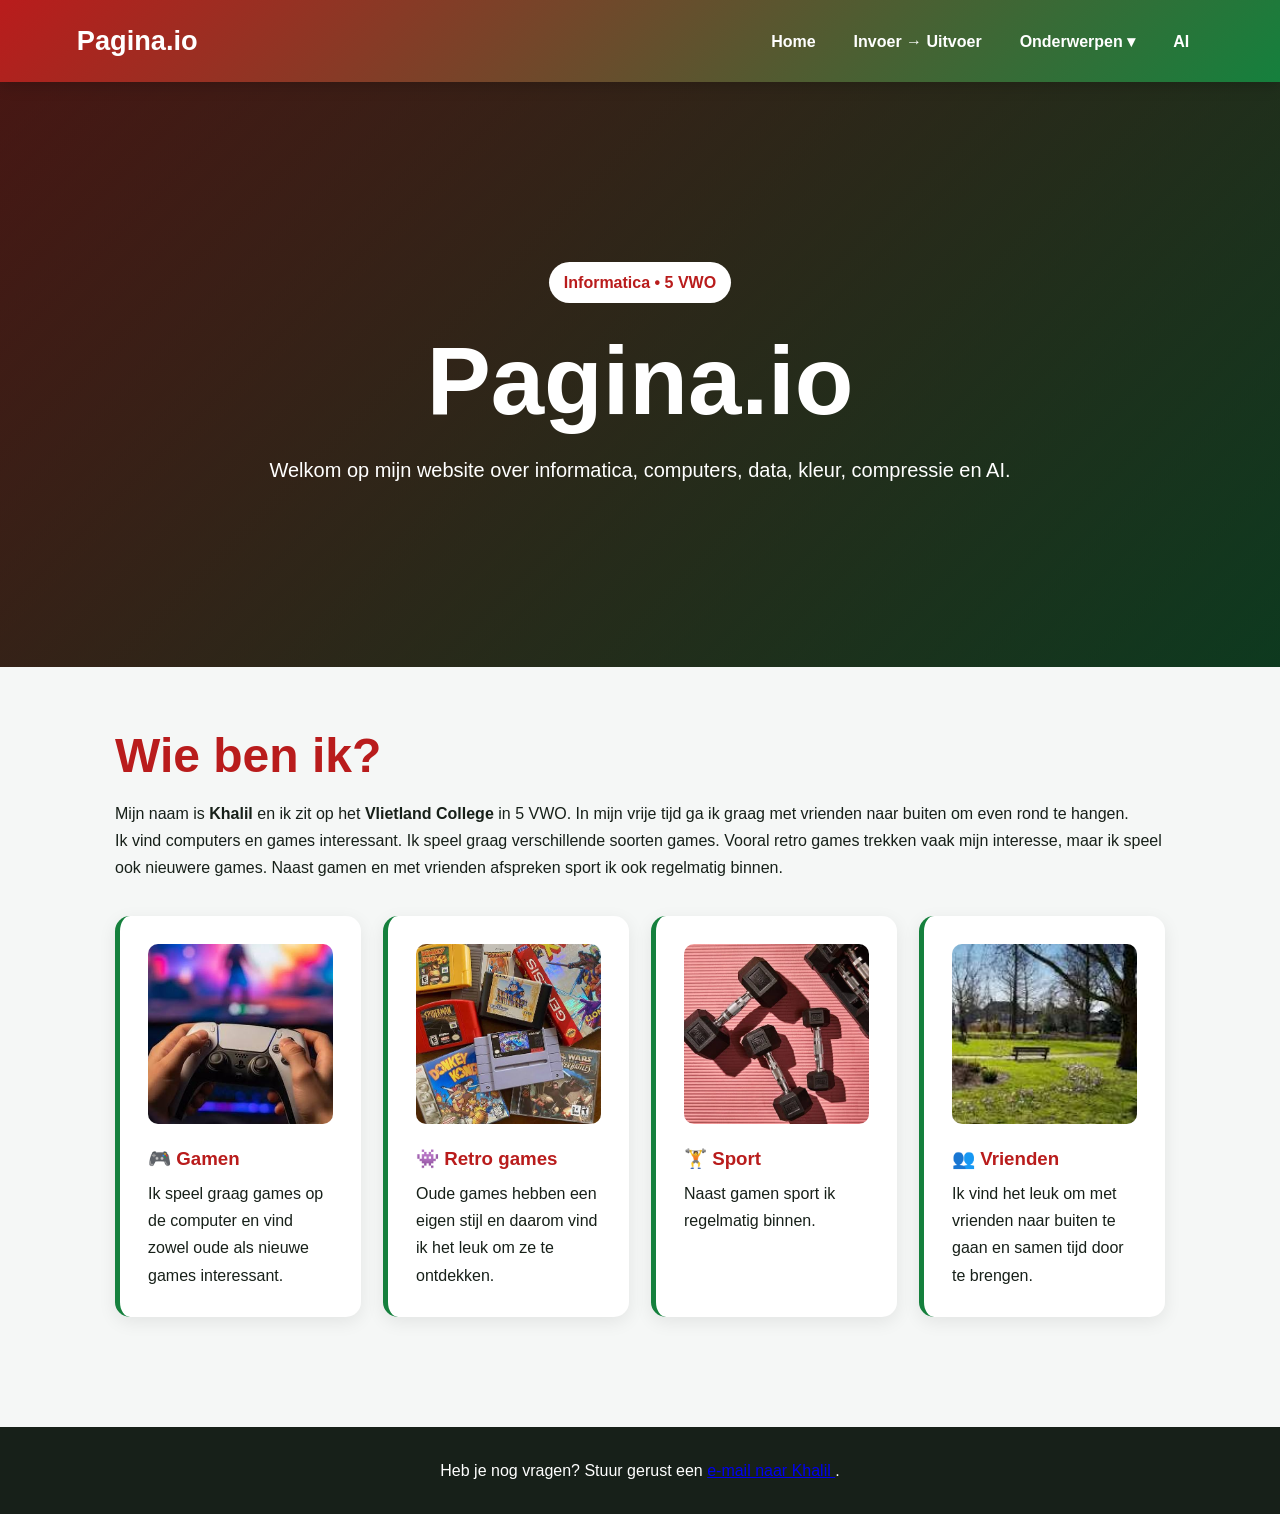
<file: index.html>
<!DOCTYPE html>
<html lang="nl">

<head>
    <meta charset="UTF-8">
    <meta name="viewport" content="width=device-width, initial-scale=1.0">

    <!-- Titel die in het browsertabblad verschijnt -->
    <title>Pagina.io | Home</title>

    <!-- Het externe CSS-bestand zorgt voor alle opmaak -->
    <link rel="stylesheet" href="style.css">
</head>

<body>

<header>
    <nav class="navbar">

        <!-- Logo / naam van de website -->
        <a href="index.html" class="logo">Pagina.io</a>

        <!-- Navigatiemenu -->
        <ul class="nav-links">

            <li><a href="index.html">Home</a></li>

            <li><a href="ivo.html">Invoer → Uitvoer</a></li>

            <!-- Dropdownmenu -->
            <li class="dropdown">
                <button class="dropbtn">Onderwerpen ▾</button>

                <div class="dropdown-content">
                    <a href="binair.html">Binair stelsel</a>
                    <a href="kleurmodellen.html">Kleurmodellen</a>
                    <a href="compressie.html">Compressie</a>
                </div>
            </li>

            <li><a href="ai.html">AI</a></li>

        </ul>
    </nav>
</header>


<!-- Grote introductie -->
<section class="hero">

    <div class="hero-content">

        <span class="badge">Informatica • 5 VWO</span>

        <h1>Pagina.io</h1>

        <p>
            Welkom op mijn website over informatica,
            computers, data, kleur, compressie en AI.
        </p>

    </div>

</section>


<main class="container">

    <h2 class="page-title">Wie ben ik?</h2>

    <p>
        Mijn naam is <strong>Khalil</strong> en ik zit op het
        <strong>Vlietland College</strong> in 5 VWO.
        In mijn vrije tijd ga ik graag met vrienden naar buiten
        om even rond te hangen.
    </p>

    <p>
        Ik vind computers en games interessant. Ik speel graag
        verschillende soorten games. Vooral retro games trekken
        vaak mijn interesse, maar ik speel ook nieuwere games.
        Naast gamen en met vrienden afspreken sport ik ook
        regelmatig binnen.
    </p>


    <div class="cards">

        <div class="card">
            <img src="images/gamen.jpg" alt="Gamen">
            <h3>🎮 Gamen</h3>
            <p>
                Ik speel graag games op de computer en vind
                zowel oude als nieuwe games interessant.
            </p>
        </div>

        <div class="card">
            <img src="images/retro.jpg" alt="Retro games">
            <h3>👾 Retro games</h3>
            <p>
                Oude games hebben een eigen stijl en daarom
                vind ik het leuk om ze te ontdekken.
            </p>
        </div>

        <div class="card">
            <img src="images/sport.jpg" alt="Sport">
            <h3>🏋️ Sport</h3>
            <p>
                Naast gamen sport ik regelmatig binnen.
            </p>
        </div>

        <div class="card">
             <img src="images/vrienden.jpg" alt="Vrienden">
            <h3>👥 Vrienden</h3>
            <p>
                Ik vind het leuk om met vrienden naar buiten
                te gaan en samen tijd door te brengen.
            </p>
        </div>

    </div>

</main>


<footer>

    <p>
        Heb je nog vragen? Stuur gerust een
        <a href="mailto:khalil.boufares@vlietlandcollege.nl">
            e-mail naar Khalil
        </a>.
    </p>
</footer>

</body>
</html>
</file>
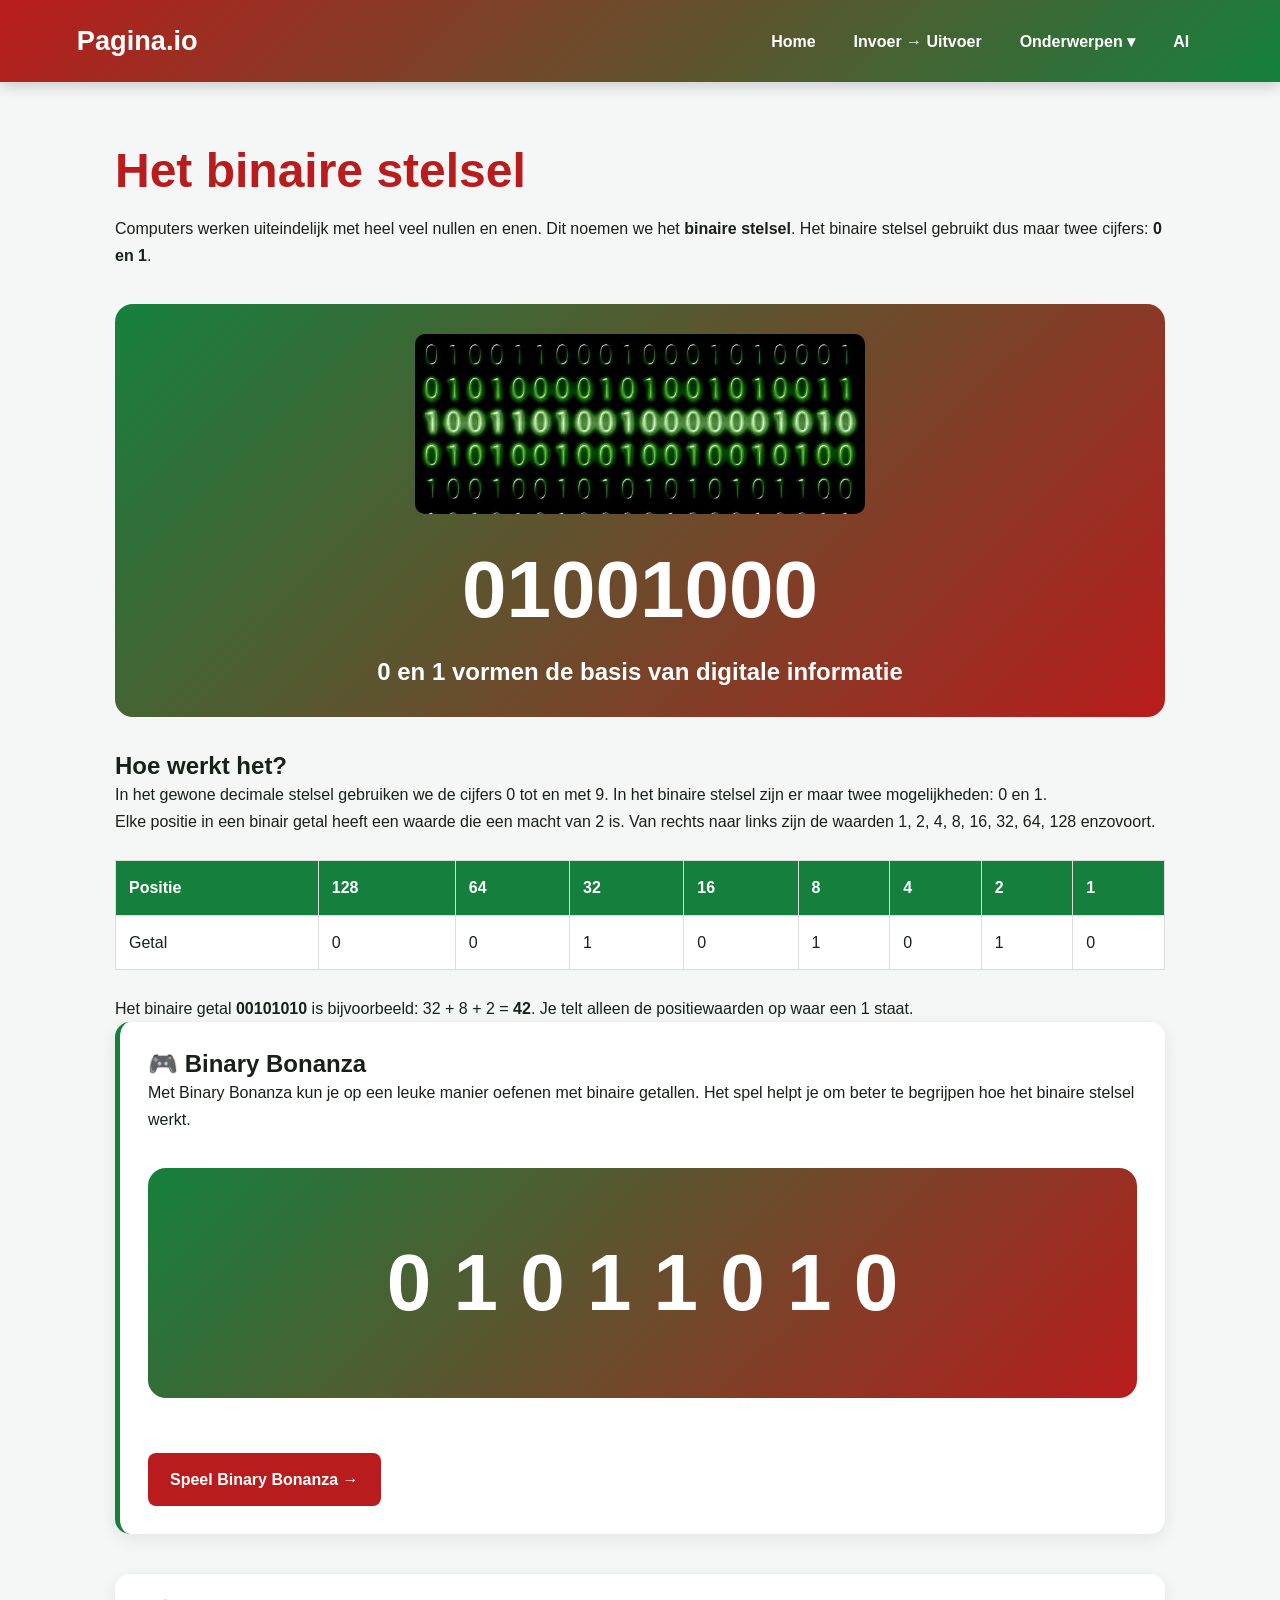
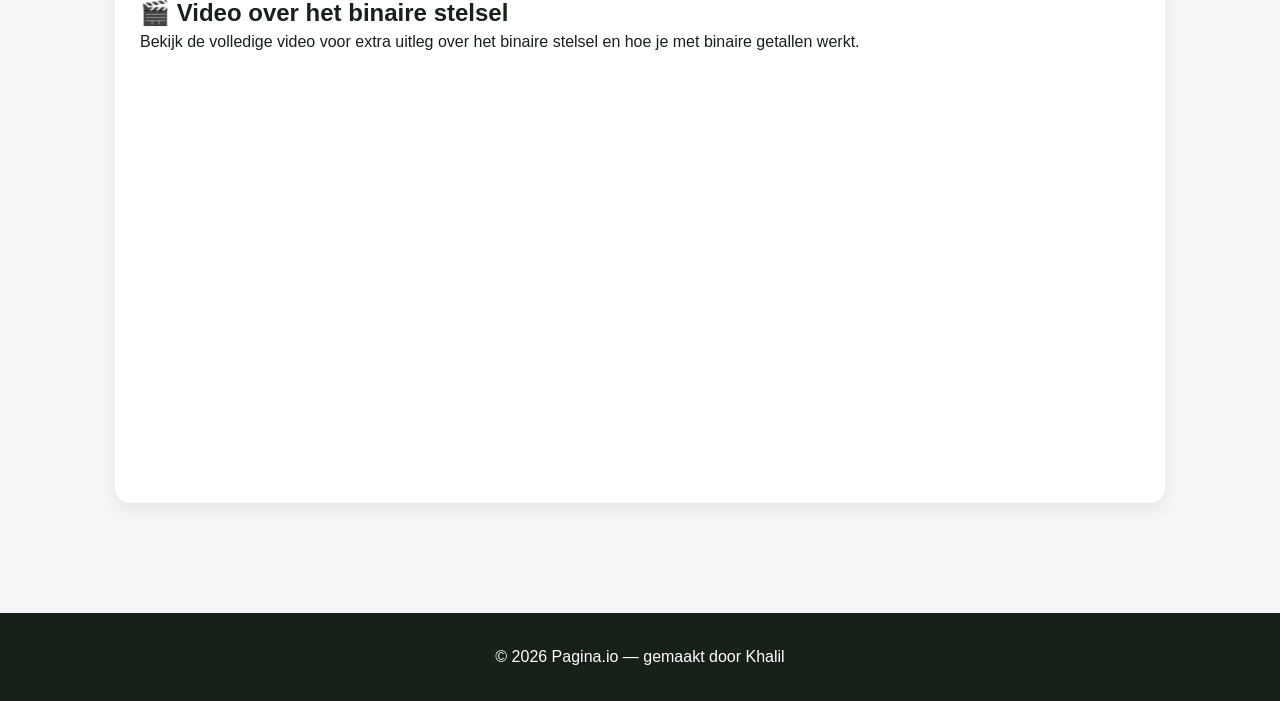
<file: binair.html>
<!DOCTYPE html>
<!-- Geeft aan dat dit een HTML5-document is -->
<html lang="nl">
<!-- Geeft aan dat de taal van de website Nederlands is -->

<head>
    <!-- Stelt de tekencodering in voor speciale tekens -->
    <meta charset="UTF-8">

    <!-- Zorgt ervoor dat de website zich aanpast aan de schermgrootte -->
    <meta name="viewport" content="width=device-width, initial-scale=1.0">

    <!-- Bepaalt de titel die in het browsertabblad verschijnt -->
    <title>Pagina.io | Binair stelsel</title>

    <!-- Koppelt het HTML-bestand aan het CSS-bestand -->
    <link rel="stylesheet" href="style.css">
</head>

<body>
    <!-- Bevat de navigatiebalk bovenaan de website -->
    <header>
        <nav class="navbar">
            <!-- Logo dat naar de homepage verwijst -->
            <a href="index.html" class="logo">Pagina.io</a>

            <!-- Bevat de links naar de verschillende pagina's -->
            <ul class="nav-links">
                <!-- Link naar de homepage -->
                <li><a href="index.html">Home</a></li>

                <!-- Link naar de pagina over invoer en uitvoer -->
                <li><a href="ivo.html">Invoer → Uitvoer</a></li>

                <!-- Bevat het uitklapmenu met onderwerpen -->
                <li class="dropdown">
                    <!-- Knop om het uitklapmenu te openen -->
                    <button class="dropbtn">Onderwerpen ▾</button>

                    <!-- Bevat de links in het uitklapmenu -->
                    <div class="dropdown-content">
                        <a href="binair.html">Binair stelsel</a>
                        <a href="kleurmodellen.html">Kleurmodellen</a>
                        <a href="compressie.html">Compressie</a>
                    </div>
                </li>

                <!-- Link naar de pagina over kunstmatige intelligentie -->
                <li><a href="ai.html">AI</a></li>
            </ul>
        </nav>
    </header>

    <!-- Bevat de hoofdinhoud van de pagina -->
    <main class="container">
        <!-- Hoofdtitel van de pagina -->
        <h1 class="page-title">Het binaire stelsel</h1>

        <!-- Introductie over het binaire stelsel -->
        <p>
            Computers werken uiteindelijk met heel veel nullen en enen. Dit noemen we het <strong>binaire stelsel</strong>. Het binaire stelsel gebruikt dus maar twee cijfers: <strong>0 en 1</strong>.
        </p>

        <!-- Afbeelding met uitleg direct eronder -->
        <div class="visual">
            <div>
                <!-- Afbeelding van het binaire stelsel -->
                <img src="images/binary.jpg" alt="Afbeelding van het binaire stelsel" style="width: 100%; max-width: 450px; height: 180px; object-fit: cover; border-radius: 10px;">

                <!-- Voorbeeld van een binair getal -->
                <div class="big-symbol">01001000</div>

                <!-- Uitleg direct onder het plaatje -->
                <h2>0 en 1 vormen de basis van digitale informatie</h2>
            </div>
        </div>

        <!-- Uitleg over de werking van het binaire stelsel -->
        <h2>Hoe werkt het?</h2>

        <p>
            In het gewone decimale stelsel gebruiken we de cijfers 0 tot en met 9. In het binaire stelsel zijn er maar twee mogelijkheden: 0 en 1.
        </p>

        <p>
            Elke positie in een binair getal heeft een waarde die een macht van 2 is. Van rechts naar links zijn de waarden 1, 2, 4, 8, 16, 32, 64, 128 enzovoort.
        </p>

        <!-- Tabel met positiewaarden en binaire cijfers -->
        <table>
            <tr>
                <th>Positie</th>
                <th>128</th>
                <th>64</th>
                <th>32</th>
                <th>16</th>
                <th>8</th>
                <th>4</th>
                <th>2</th>
                <th>1</th>
            </tr>
            <tr>
                <td>Getal</td>
                <td>0</td>
                <td>0</td>
                <td>1</td>
                <td>0</td>
                <td>1</td>
                <td>0</td>
                <td>1</td>
                <td>0</td>
            </tr>
        </table>

        <!-- Voorbeeld van het omrekenen naar een decimaal getal -->
        <p>
            Het binaire getal <strong>00101010</strong> is bijvoorbeeld: 32 + 8 + 2 = <strong>42</strong>. Je telt alleen de positiewaarden op waar een 1 staat.
        </p>

        <!-- Kaart met het oefenspel Binary Bonanza -->
        <div class="card">
            <h2>🎮 Binary Bonanza</h2>

            <p>
                Met Binary Bonanza kun je op een leuke manier oefenen met binaire getallen. Het spel helpt je om beter te begrijpen hoe het binaire stelsel werkt.
            </p>

            <!-- Visueel voorbeeld met binaire cijfers -->
            <div class="visual">
                <div class="big-symbol">0 1 0 1 1 0 1 0</div>
            </div>

            <!-- Link naar het oefenspel -->
            <a class="button" href="https://games.penjee.com/binary-bonanza/" target="_blank" rel="noopener noreferrer">
                Speel Binary Bonanza →
            </a>
        </div>

        <!-- Gedeelte met de uitlegvideo -->
        <div class="video-box">
            <h2>🎬 Video over het binaire stelsel</h2>

            <p>
                Bekijk de volledige video voor extra uitleg over het binaire stelsel en hoe je met binaire getallen werkt.
            </p>

            <!-- Ingesloten YouTube-video -->
            <iframe src="https://www.youtube.com/embed/OpaB2SaNIyA" title="Uitleg over het binaire stelsel" allow="accelerometer; clipboard-write; encrypted-media; gyroscope; picture-in-picture; web-share" referrerpolicy="strict-origin-when-cross-origin" allowfullscreen>
            </iframe>
        </div>
    </main>

    <!-- Onderkant van de website -->
    <footer>
        <p>© 2026 Pagina.io — gemaakt door Khalil</p>
    </footer>
</body>
</html>
</file>
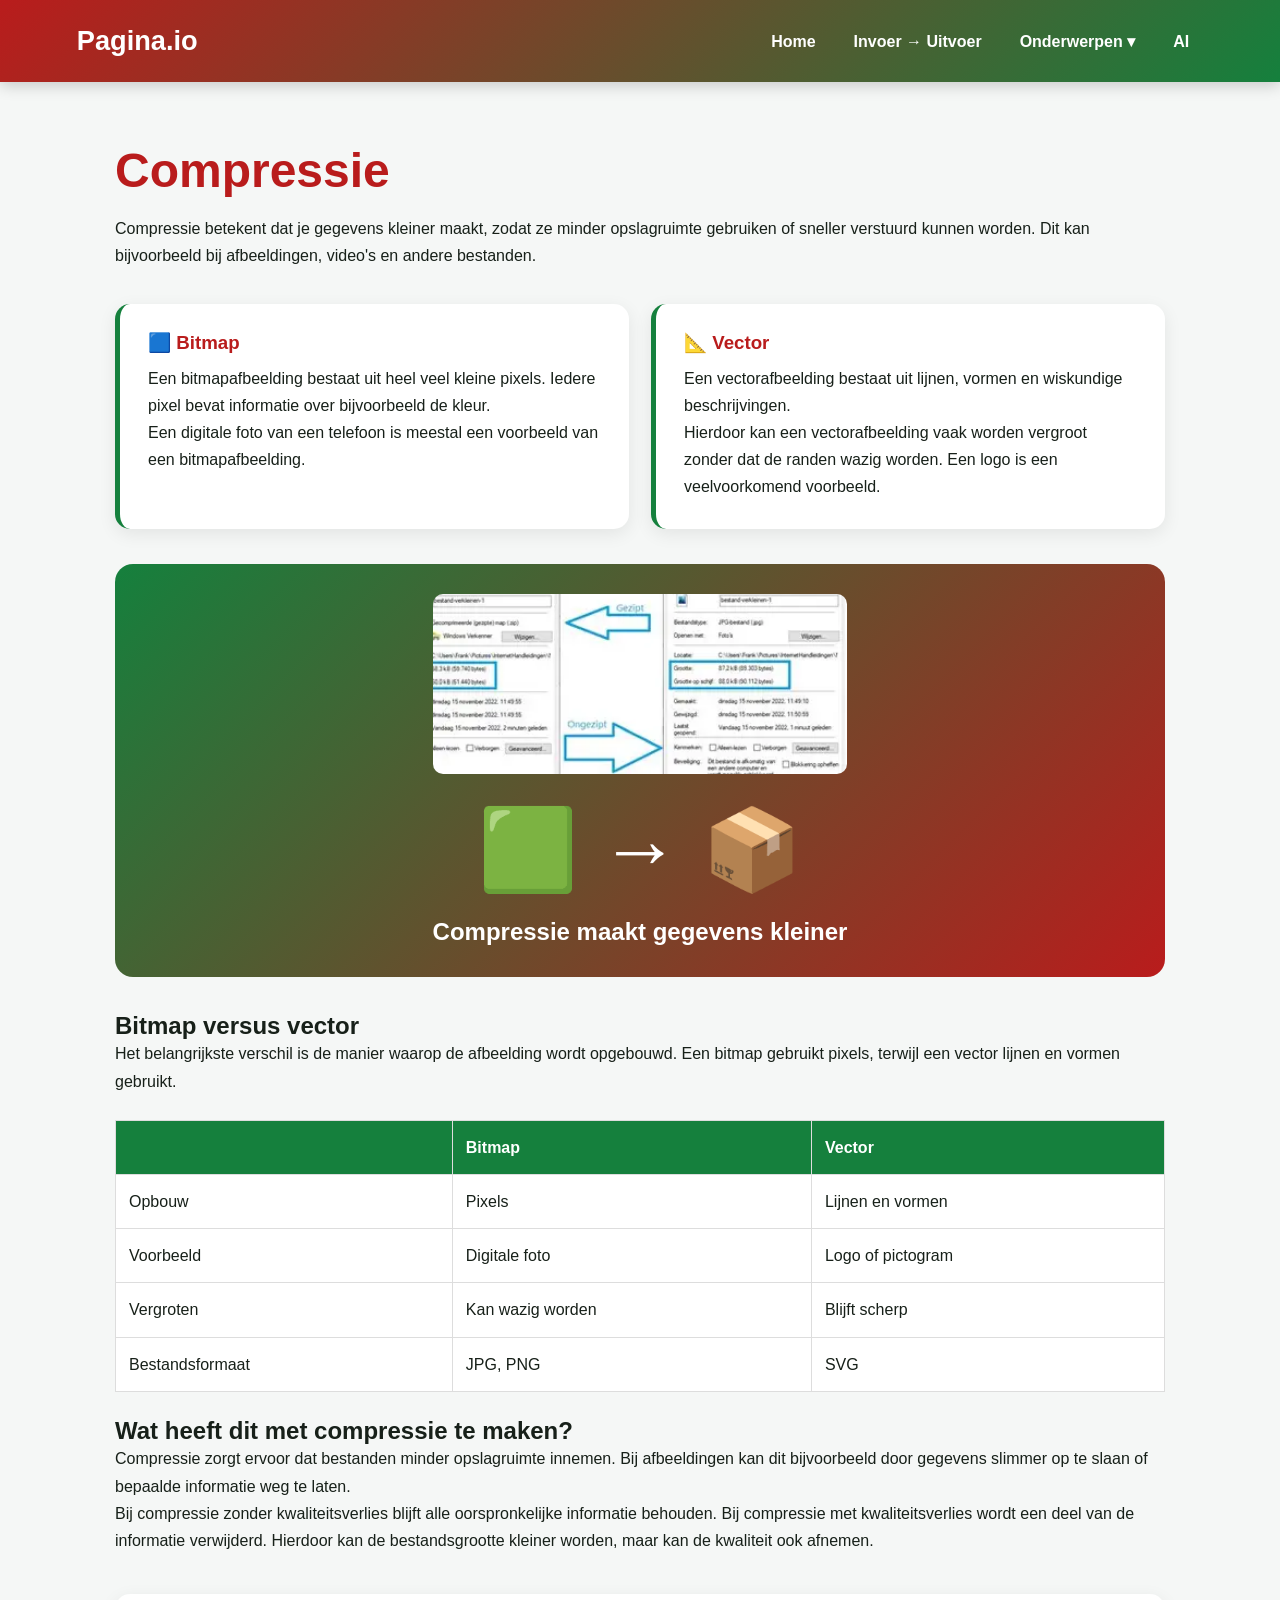
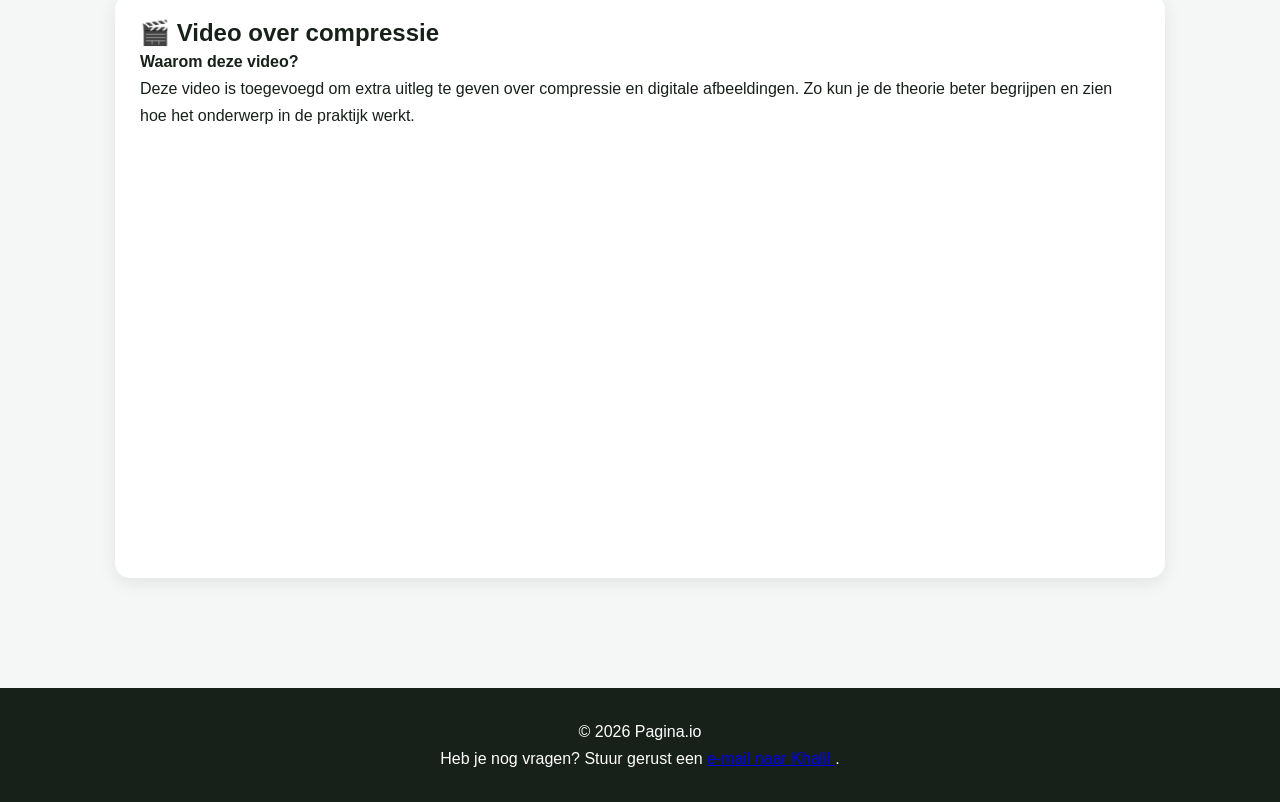
<file: compressie.html>
<!DOCTYPE html>
<html lang="nl">

<head>
    <!-- Stelt de tekencodering in, zodat speciale tekens goed worden weergegeven -->
    <meta charset="UTF-8">

    <!-- Zorgt ervoor dat de website zich aanpast aan de breedte van het scherm -->
    <meta name="viewport" content="width=device-width, initial-scale=1.0">

    <!-- Bepaalt de titel die in het browsertabblad wordt weergegeven -->
    <title>Pagina.io | Compressie</title>

    <!-- Koppelt het HTML-bestand aan het stylesheet voor de vormgeving -->
    <link rel="stylesheet" href="style.css">
</head>

<body>

<!-- De header bevat het navigatiemenu bovenaan de website -->
<header>
    <nav class="navbar">
        <!-- Het logo brengt bezoekers terug naar de homepage -->
        <a href="index.html" class="logo">Pagina.io</a>

        <!-- Bevat de navigatielinks naar de verschillende pagina's -->
        <ul class="nav-links">
            <li><a href="index.html">Home</a></li>
            <li><a href="ivo.html">Invoer → Uitvoer</a></li>

            <!-- Dit onderdeel bevat het uitklapmenu met onderwerpen -->
            <li class="dropdown">
                <!-- De knop voor het uitklapmenu -->
                <button class="dropbtn">Onderwerpen ▾</button>

                <!-- De links die in het uitklapmenu verschijnen -->
                <div class="dropdown-content">
                    <a href="binair.html">Binair stelsel</a>
                    <a href="kleurmodellen.html">Kleurmodellen</a>
                    <a href="compressie.html">Compressie</a>
                </div>
            </li>

            <!-- Link naar de pagina over kunstmatige intelligentie -->
            <li><a href="ai.html">AI</a></li>
        </ul>
    </nav>
</header>

<!-- Het main-element bevat de belangrijkste inhoud van de pagina -->
<main class="container">

    <!-- De hoofdtitel van de pagina -->
    <h1 class="page-title">Compressie</h1>

    <!-- Introductie: legt uit wat compressie is en waarvoor het wordt gebruikt -->
    <p>
        Compressie betekent dat je gegevens kleiner maakt,
        zodat ze minder opslagruimte gebruiken of sneller
        verstuurd kunnen worden. Dit kan bijvoorbeeld bij
        afbeeldingen, video's en andere bestanden.
    </p>

    <!-- De cards-container groepeert de informatiekaarten -->
    <div class="cards">

        <!-- Eerste kaart: uitleg over bitmapafbeeldingen -->
        <div class="card">
            <h3>🟦 Bitmap</h3>

            <p>
                Een bitmapafbeelding bestaat uit heel veel kleine
                pixels. Iedere pixel bevat informatie over
                bijvoorbeeld de kleur.
            </p>

            <p>
                Een digitale foto van een telefoon is meestal
                een voorbeeld van een bitmapafbeelding.
            </p>
        </div>

        <!-- Tweede kaart: uitleg over vectorafbeeldingen -->
        <div class="card">
            <h3>📐 Vector</h3>

            <p>
                Een vectorafbeelding bestaat uit lijnen, vormen
                en wiskundige beschrijvingen.
            </p>

            <p>
                Hierdoor kan een vectorafbeelding vaak worden
                vergroot zonder dat de randen wazig worden.
                Een logo is een veelvoorkomend voorbeeld.
            </p>
        </div>

    </div>

    <!-- Dit visuele gedeelte bevat de afbeelding en aanvullende uitleg -->
    <div class="visual">
        <div>
            <!-- Toont de afbeelding over gegevenscompressie -->
            <img
                src="images/Compression.jpg"
                alt="Illustratie van gegevenscompressie"
                style="width:100%; max-width:450px; height:180px; object-fit:cover; border-radius:10px;"
            >

            <!-- Symboliseert dat gegevens kleiner worden gemaakt en verpakt -->
            <div class="big-symbol">🟩 → 📦</div>

            <!-- Tussenkop bij het visuele voorbeeld -->
            <h2>Compressie maakt gegevens kleiner</h2>
        </div>
    </div>

    <!-- Vergelijkt bitmap- en vectorafbeeldingen -->
    <h2>Bitmap versus vector</h2>

    <p>
        Het belangrijkste verschil is de manier waarop de
        afbeelding wordt opgebouwd. Een bitmap gebruikt pixels,
        terwijl een vector lijnen en vormen gebruikt.
    </p>

    <!-- Tabel met de belangrijkste verschillen tussen bitmap en vector -->
    <table>
        <tr>
            <!-- Kolomkoppen van de vergelijkingstabel -->
            <th></th>
            <th>Bitmap</th>
            <th>Vector</th>
        </tr>

        <tr>
            <!-- Vergelijkt hoe beide afbeeldingstypen zijn opgebouwd -->
            <td>Opbouw</td>
            <td>Pixels</td>
            <td>Lijnen en vormen</td>
        </tr>

        <tr>
            <!-- Geeft een voorbeeld van beide afbeeldingstypen -->
            <td>Voorbeeld</td>
            <td>Digitale foto</td>
            <td>Logo of pictogram</td>
        </tr>

        <tr>
            <!-- Laat zien wat er gebeurt wanneer de afbeelding wordt vergroot -->
            <td>Vergroten</td>
            <td>Kan wazig worden</td>
            <td>Blijft scherp</td>
        </tr>

        <tr>
            <!-- Toont veelgebruikte bestandsformaten -->
            <td>Bestandsformaat</td>
            <td>JPG, PNG</td>
            <td>SVG</td>
        </tr>
    </table>

    <!-- Legt het verband uit tussen afbeeldingen en compressie -->
    <h2>Wat heeft dit met compressie te maken?</h2>

    <p>
        Compressie zorgt ervoor dat bestanden minder opslagruimte
        innemen. Bij afbeeldingen kan dit bijvoorbeeld door
        gegevens slimmer op te slaan of bepaalde informatie
        weg te laten.
    </p>

    <p>
        Bij compressie zonder kwaliteitsverlies blijft alle
        oorspronkelijke informatie behouden. Bij compressie
        met kwaliteitsverlies wordt een deel van de informatie
        verwijderd. Hierdoor kan de bestandsgrootte kleiner
        worden, maar kan de kwaliteit ook afnemen.
    </p>

    <!-- Dit gedeelte bevat de uitlegvideo en de toelichting daarop -->
    <div class="video-box">

        <!-- Titel boven de video -->
        <h2>🎬 Video over compressie</h2>

        <!-- Legt uit waarom de video bij de theorie is geplaatst -->
        <p>
            <strong>Waarom deze video?</strong><br>
            Deze video is toegevoegd om extra uitleg te geven
            over compressie en digitale afbeeldingen. Zo kun je
            de theorie beter begrijpen en zien hoe het onderwerp
            in de praktijk werkt.
        </p>

        <!-- Sluit de YouTube-video in op de pagina -->
        <iframe
       src="https://www.youtube.com/embed/OtDxDvCpPL4"
    title="Compression - Crash Course Computer Science"
    allowfullscreen>
        </iframe>

    </div>

</main>

<!-- De footer bevat informatie onderaan de website -->
<footer>
      <p>© 2026 Pagina.io</p>
    <p>
        Heb je nog vragen? Stuur gerust een
        <!-- Opent het e-mailprogramma wanneer een bezoeker op de link klikt -->
        <a href="mailto:khalil.boufares@vlietlandcollege.nl">
            e-mail naar Khalil
        </a>.
    </p>
</footer>

</body>
</html>
</file>
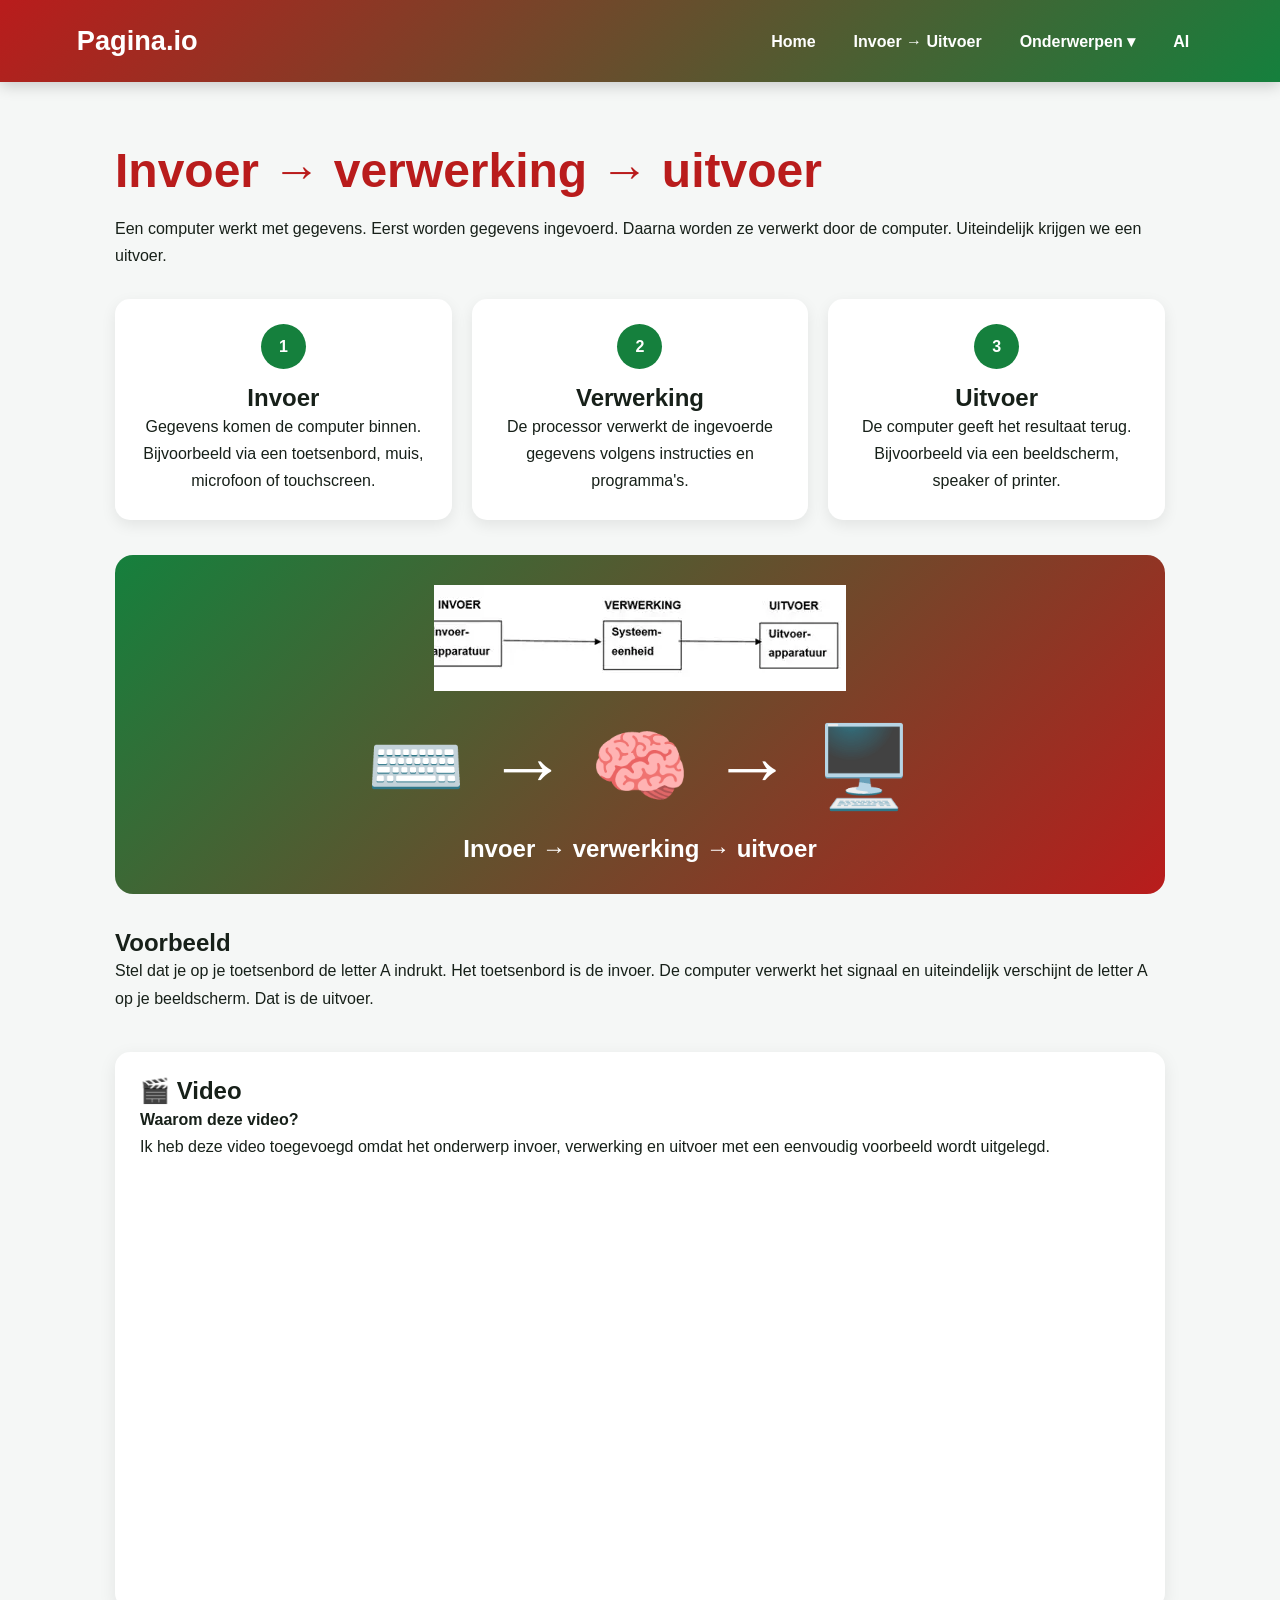
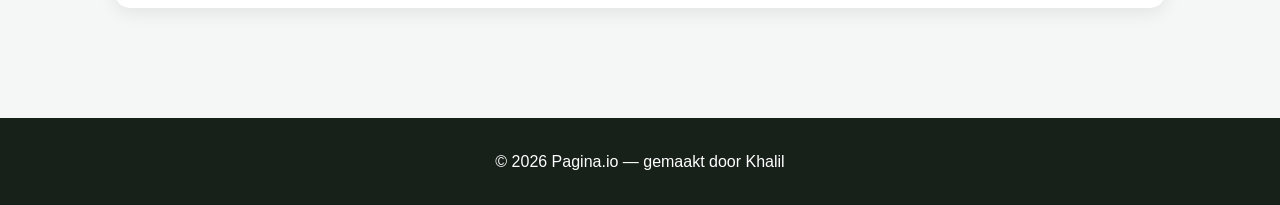
<file: ivo.html>
<!DOCTYPE html>
<!-- Geeft aan dat dit een HTML5-document is -->
<html lang="nl">
<!-- Geeft aan dat de taal van de website Nederlands is -->

<head>
    <!-- Stelt de tekencodering in voor speciale tekens -->
    <meta charset="UTF-8">

    <!-- Zorgt ervoor dat de website zich aanpast aan de schermgrootte -->
    <meta name="viewport" content="width=device-width, initial-scale=1.0">

    <!-- Bepaalt de titel die in het browsertabblad verschijnt -->
    <title>Pagina.io | Invoer - Verwerking - Uitvoer</title>

    <!-- Koppelt het HTML-bestand aan het CSS-bestand -->
    <link rel="stylesheet" href="style.css">
</head>

<body>
    <!-- Bevat de navigatiebalk bovenaan de website -->
    <header>
        <nav class="navbar">
            <!-- Logo dat naar de homepage verwijst -->
            <a href="index.html" class="logo">Pagina.io</a>

            <!-- Bevat de links naar de verschillende pagina's -->
            <ul class="nav-links">
                <!-- Link naar de homepage -->
                <li><a href="index.html">Home</a></li>

                <!-- Link naar de pagina over invoer en uitvoer -->
                <li><a href="ivo.html">Invoer → Uitvoer</a></li>

                <!-- Bevat het uitklapmenu met onderwerpen -->
                <li class="dropdown">
                    <!-- Knop om het uitklapmenu te openen -->
                    <button class="dropbtn">Onderwerpen ▾</button>

                    <!-- Bevat de links in het uitklapmenu -->
                    <div class="dropdown-content">
                        <a href="binair.html">Binair stelsel</a>
                        <a href="kleurmodellen.html">Kleurmodellen</a>
                        <a href="compressie.html">Compressie</a>
                    </div>
                </li>

                <!-- Link naar de pagina over kunstmatige intelligentie -->
                <li><a href="ai.html">AI</a></li>
            </ul>
        </nav>
    </header>

    <!-- Bevat de hoofdinhoud van de pagina -->
    <main class="container">
        <!-- Hoofdtitel van de pagina -->
        <h1 class="page-title">Invoer → verwerking → uitvoer</h1>

        <!-- Introductie over de drie stappen van een computerproces -->
        <p>
            Een computer werkt met gegevens. Eerst worden gegevens ingevoerd. Daarna worden ze verwerkt door de computer. Uiteindelijk krijgen we een uitvoer.
        </p>

        <!-- Bevat de drie stappen: invoer, verwerking en uitvoer -->
        <div class="steps">
            <!-- Eerste stap: invoer -->
            <div class="step">
                <!-- Nummer van de eerste stap -->
                <div class="step-number">1</div>
                <h2>Invoer</h2>
                <p>
                    Gegevens komen de computer binnen. Bijvoorbeeld via een toetsenbord, muis, microfoon of touchscreen.
                </p>
            </div>

            <!-- Tweede stap: verwerking -->
            <div class="step">
                <!-- Nummer van de tweede stap -->
                <div class="step-number">2</div>
                <h2>Verwerking</h2>
                <p>
                    De processor verwerkt de ingevoerde gegevens volgens instructies en programma's.
                </p>
            </div>

            <!-- Derde stap: uitvoer -->
            <div class="step">
                <!-- Nummer van de derde stap -->
                <div class="step-number">3</div>
                <h2>Uitvoer</h2>
                <p>
                    De computer geeft het resultaat terug. Bijvoorbeeld via een beeldscherm, speaker of printer.
                </p>
            </div>
        </div>

        <!-- Visueel gedeelte met een afbeelding en symbolen -->
        <div class="visual">
            <div>
                <!-- Afbeelding over invoer, verwerking en uitvoer -->
                <img src="images/ivo.jpg"

                <!-- Symbolen die de drie stappen weergeven -->
                <div class="big-symbol">⌨️ → 🧠 → 🖥️</div>

                <!-- Titel die de drie stappen samenvat -->
                <h2>Invoer → verwerking → uitvoer</h2>
            </div>
        </div>

        <!-- Praktisch voorbeeld van invoer, verwerking en uitvoer -->
        <h2>Voorbeeld</h2>
        <p>
            Stel dat je op je toetsenbord de letter A indrukt. Het toetsenbord is de invoer. De computer verwerkt het signaal en uiteindelijk verschijnt de letter A op je beeldscherm. Dat is de uitvoer.
        </p>

        <!-- VIDEO: Vervang VIDEO_ID_LATER door de ID van een YouTube-video. Bijvoorbeeld: https://www.youtube.com/watch?v=ABC123 wordt: https://www.youtube.com/embed/ABC123 -->

        <!-- Gedeelte met de uitlegvideo -->
        <div class="video-box">
            <h2>🎬 Video</h2>

            <!-- Legt uit waarom de video is toegevoegd -->
            <p>
                <strong>Waarom deze video?</strong><br>
                Ik heb deze video toegevoegd omdat het onderwerp invoer, verwerking en uitvoer met een eenvoudig voorbeeld wordt uitgelegd.
            </p>

            <!-- Sluit de YouTube-video in op de website -->
            <iframe src="https://www.youtube.com/embed/VIDEO_ID_LATER" title="Invoer verwerking uitvoer" allowfullscreen>
            </iframe>
        </div>
    </main>

    <!-- De footer is het onderste gedeelte van de website -->
    <footer>
        <p>© 2026 Pagina.io — gemaakt door Khalil</p>
    </footer>
</body>
</html>
</file>
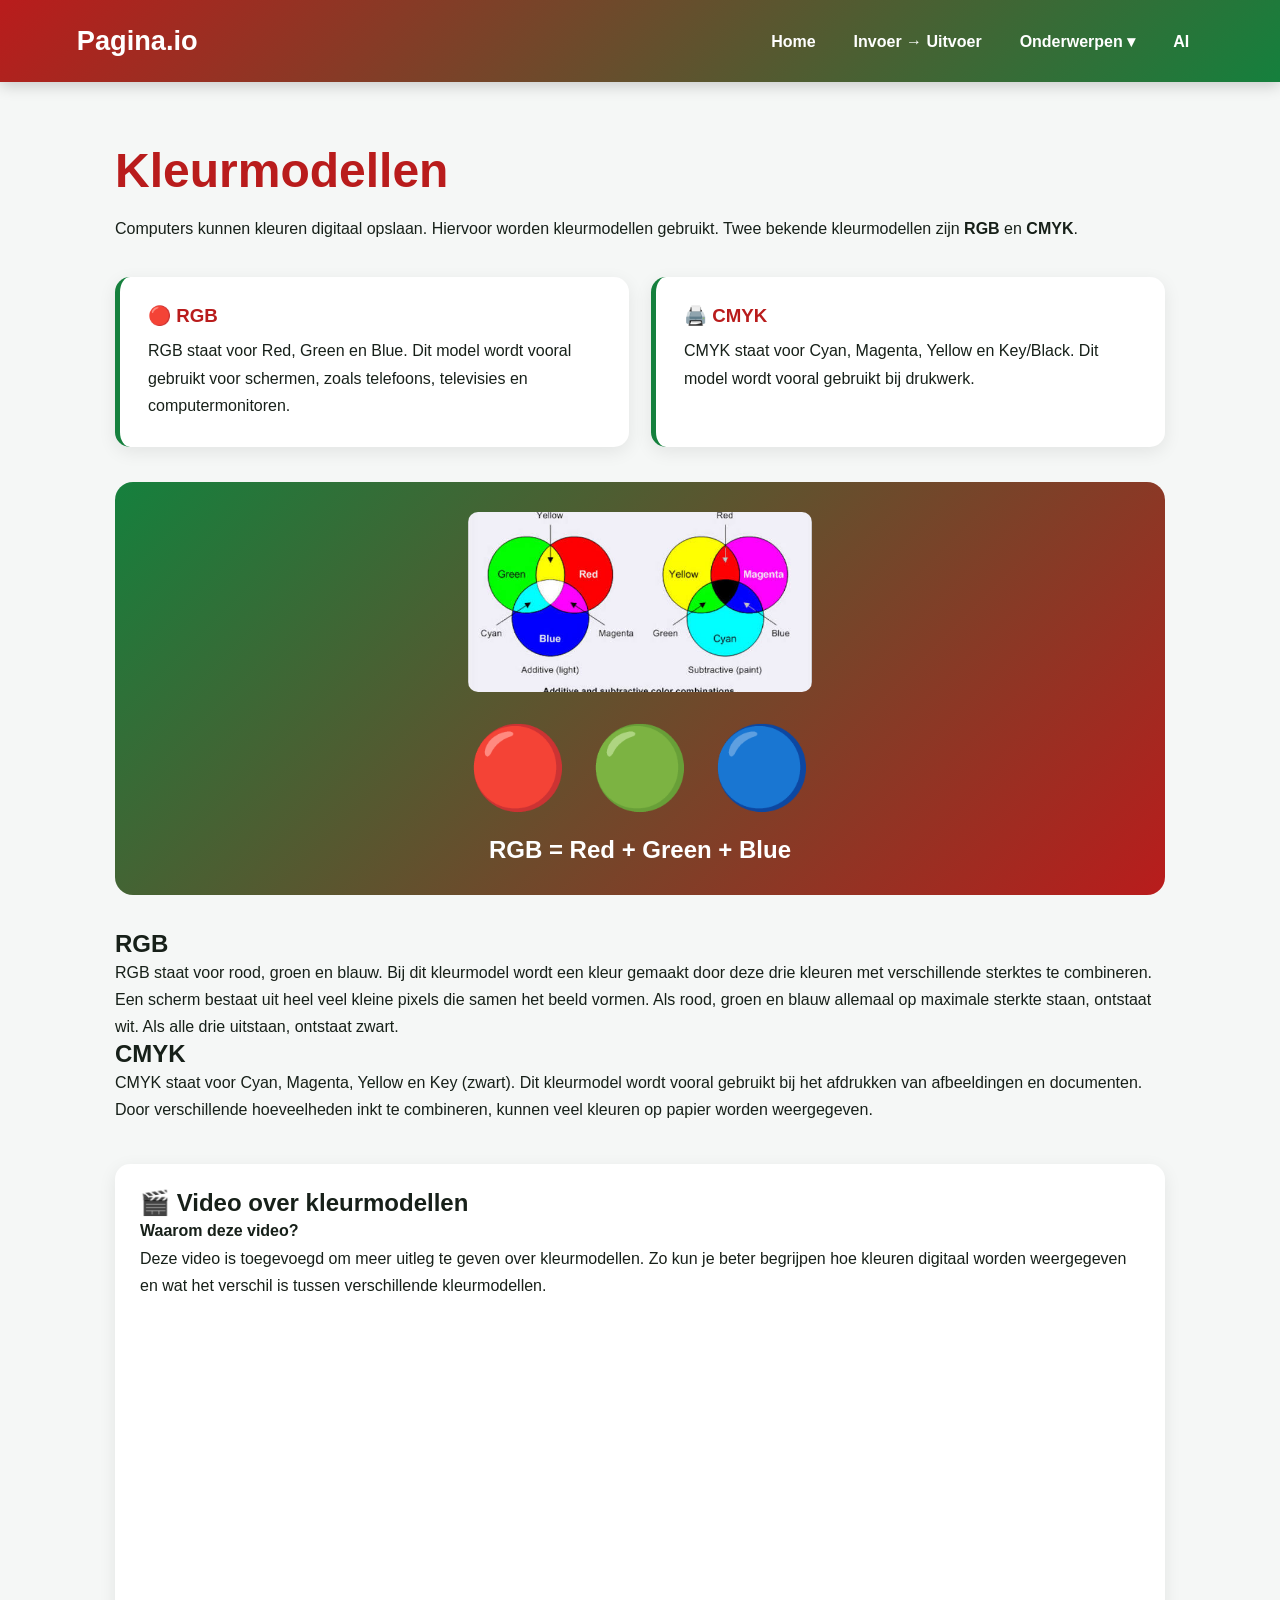
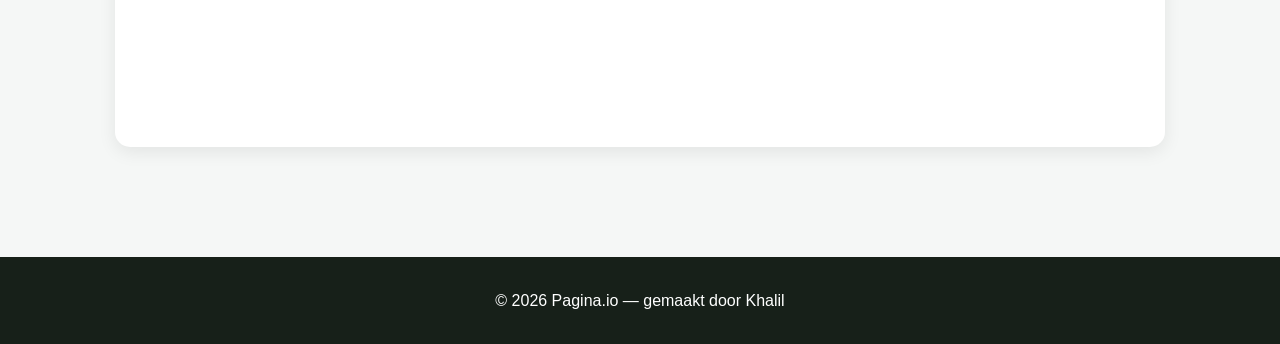
<file: kleurmodellen.html>
<!DOCTYPE html>
<!-- Geeft aan dat dit een HTML5-document is -->
<html lang="nl">
<!-- Geeft aan dat de taal van de website Nederlands is -->

<head>
    <!-- Bepaalt de tekencodering voor speciale tekens -->
    <meta charset="UTF-8">

    <!-- Zorgt ervoor dat de website zich aanpast aan de schermgrootte -->
    <meta name="viewport" content="width=device-width, initial-scale=1.0">

    <!-- Bepaalt de titel die in het browsertabblad verschijnt -->
    <title>Pagina.io | Kleurmodellen</title>

    <!-- Koppelt het HTML-bestand aan het CSS-bestand -->
    <link rel="stylesheet" href="style.css">
</head>

<body>

    <!-- De header bevat het navigatiemenu bovenaan de website -->
    <header>
        <nav class="navbar">

            <!-- Logo dat naar de homepage verwijst -->
            <a href="index.html" class="logo">Pagina.io</a>

            <!-- Bevat de links naar de verschillende pagina's -->
            <ul class="nav-links">
                <li><a href="index.html">Home</a></li>
                <!-- Link naar de homepage -->

                <li><a href="ivo.html">Invoer → Uitvoer</a></li>
                <!-- Link naar de pagina over invoer, verwerking en uitvoer -->

                <!-- Dit onderdeel bevat het uitklapmenu -->
                <li class="dropdown">
                    <button class="dropbtn">Onderwerpen ▾</button>
                    <!-- Knop om het uitklapmenu met onderwerpen te openen -->

                    <div class="dropdown-content">
                        <!-- Links die in het uitklapmenu worden weergegeven -->
                        <a href="binair.html">Binair stelsel</a>
                        <a href="kleurmodellen.html">Kleurmodellen</a>
                        <a href="compressie.html">Compressie</a>
                    </div>
                </li>

                <li><a href="ai.html">AI</a></li>
                <!-- Link naar de pagina over kunstmatige intelligentie -->
            </ul>
        </nav>
    </header>

    <!-- Het hoofdgedeelte van de pagina -->
    <main class="container">

        <!-- Hoofdtitel van de pagina -->
        <h1 class="page-title">Kleurmodellen</h1>

        <!-- Introductie over digitale kleuren en kleurmodellen -->
        <p>
            Computers kunnen kleuren digitaal opslaan. Hiervoor worden kleurmodellen gebruikt. Twee bekende kleurmodellen zijn <strong>RGB</strong> en <strong>CMYK</strong>.
        </p>

        <!-- Bevat de informatiekaarten over RGB en CMYK -->
        <div class="cards">

            <!-- Eerste kaart met uitleg over RGB -->
            <div class="card">
                <h3>🔴 RGB</h3>
                <p>
                    RGB staat voor Red, Green en Blue. Dit model wordt vooral gebruikt voor schermen, zoals telefoons, televisies en computermonitoren.
                </p>
            </div>

            <!-- Tweede kaart met uitleg over CMYK -->
            <div class="card">
                <h3>🖨️ CMYK</h3>
                <p>
                    CMYK staat voor Cyan, Magenta, Yellow en Key/Black. Dit model wordt vooral gebruikt bij drukwerk.
                </p>
            </div>

        </div>

        <!-- Visueel gedeelte met een afbeelding en een korte uitleg over RGB -->
        <div class="visual">
            <div>
                <!-- Toont de afbeelding uit de map images -->
                <img src="images/colors.jpg" alt="Voorbeeld van RGB-kleuren" style="width:100%; max-width:450px; height:180px; object-fit:cover; border-radius:10px;" >

                <!-- Symboliseert de drie basiskleuren van het RGB-model -->
                <div class="big-symbol">🔴 🟢 🔵</div>

                <!-- Titel die uitlegt waar RGB voor staat -->
                <h2>RGB = Red + Green + Blue</h2>
            </div>
        </div>

        <!-- Uitgebreidere uitleg over het RGB-kleurmodel -->
        <h2>RGB</h2>
        <p>
            RGB staat voor rood, groen en blauw. Bij dit kleurmodel wordt een kleur gemaakt door deze drie kleuren met verschillende sterktes te combineren. Een scherm bestaat uit heel veel kleine pixels die samen het beeld vormen. Als rood, groen en blauw allemaal op maximale sterkte staan, ontstaat wit. Als alle drie uitstaan, ontstaat zwart.
        </p>

        <!-- Uitgebreidere uitleg over het CMYK-kleurmodel -->
        <h2>CMYK</h2>
        <p>
            CMYK staat voor Cyan, Magenta, Yellow en Key (zwart). Dit kleurmodel wordt vooral gebruikt bij het afdrukken van afbeeldingen en documenten. Door verschillende hoeveelheden inkt te combineren, kunnen veel kleuren op papier worden weergegeven.
        </p>

        <!-- Gedeelte met de uitlegvideo over kleurmodellen -->
        <div class="video-box">

            <!-- Titel boven de video -->
            <h2>🎬 Video over kleurmodellen</h2>

            <!-- Legt uit waarom de video bij de theorie hoort -->
            <p>
                <strong>Waarom deze video?</strong><br>
                Deze video is toegevoegd om meer uitleg te geven over kleurmodellen. Zo kun je beter begrijpen hoe kleuren digitaal worden weergegeven en wat het verschil is tussen verschillende kleurmodellen.
            </p>

            <!-- Sluit de YouTube-video in op de website -->
            <iframe src="https://www.youtube.com/embed/-b2pAEHEQZc" title="Uitleg kleurmodellen" allow="accelerometer; clipboard-write; encrypted-media; gyroscope; picture-in-picture; web-share" referrerpolicy="strict-origin-when-cross-origin" allowfullscreen>
            </iframe>
        </div>
    </main>

    <!-- De footer is het onderste gedeelte van de website -->
    <footer>
        <p>© 2026 Pagina.io — gemaakt door Khalil</p>
    </footer>

</body>
</html>
</file>
<file: style.css>
/* Algemene instellingen */
* {
    box-sizing: border-box;
    margin: 0;
    padding: 0;
}

body {
    font-family: Arial, Helvetica, sans-serif;
    background: #f5f7f6;
    color: #172019;
    line-height: 1.7;
}

/* ---------------- NAVIGATIE ---------------- */

header {
    background: linear-gradient(135deg, #b91c1c, #15803d);
    color: white;
    padding: 18px 6%;
    position: sticky;
    top: 0;
    z-index: 100;
    box-shadow: 0 3px 15px rgba(0,0,0,0.2);
}

.navbar {
    max-width: 1200px;
    margin: auto;
    display: flex;
    align-items: center;
    justify-content: space-between;
}

.logo {
    font-size: 1.7rem;
    font-weight: bold;
    text-decoration: none;
    color: white;
}

.nav-links {
    list-style: none;
    display: flex;
    gap: 10px;
    align-items: center;
}

.nav-links a,
.dropbtn {
    color: white;
    text-decoration: none;
    padding: 10px 14px;
    border-radius: 8px;
    transition: 0.25s;
    font-weight: bold;
    background: none;
    border: none;
    font-size: 1rem;
    cursor: pointer;
}

.nav-links a:hover,
.dropbtn:hover {
    background: rgba(255,255,255,0.2);
    transform: translateY(-2px);
}

/* Dropdownmenu */
.dropdown {
    position: relative;
}

.dropdown-content {
    display: none;
    position: absolute;
    right: 0;
    top: 45px;
    background: white;
    min-width: 210px;
    border-radius: 10px;
    overflow: hidden;
    box-shadow: 0 8px 25px rgba(0,0,0,0.2);
}

.dropdown-content a {
    color: #172019;
    display: block;
    padding: 12px 16px;
}

.dropdown-content a:hover {
    background: #eaf7ee;
    color: #15803d;
}

.dropdown:hover .dropdown-content {
    display: block;
}

/* ---------------- PAGINA-INHOUD ---------------- */

.container {
    max-width: 1100px;
    margin: auto;
    padding: 60px 25px;
}

.hero {
    min-height: 65vh;
    display: flex;
    align-items: center;
    justify-content: center;
    text-align: center;
    background:
        linear-gradient(rgba(10,20,15,0.65), rgba(10,20,15,0.65)),
        linear-gradient(135deg, #b91c1c, #15803d);
    color: white;
    padding: 80px 20px;
}

.hero-content {
    max-width: 800px;
}

.hero h1 {
    font-size: clamp(3rem, 8vw, 6rem);
    margin-bottom: 15px;
}

.hero p {
    font-size: 1.25rem;
}

.badge {
    display: inline-block;
    background: white;
    color: #b91c1c;
    padding: 7px 15px;
    border-radius: 30px;
    font-weight: bold;
    margin-bottom: 20px;
}

/* Titels */
h1, h2, h3 {
    line-height: 1.2;
}

.page-title {
    font-size: 3rem;
    margin-bottom: 15px;
    color: #b91c1c;
}

.green-title {
    color: #15803d;
}

/* Kaarten */
.cards {
    display: grid;
    grid-template-columns: repeat(auto-fit, minmax(230px, 1fr));
    gap: 22px;
    margin-top: 35px;
}

.card {
    background: white;
    padding: 28px;
    border-radius: 15px;
    border-left: 5px solid #15803d;
    box-shadow: 0 5px 18px rgba(0,0,0,0.08);
    transition: 0.25s;
}

.card:hover {
    transform: translateY(-7px);
    box-shadow: 0 12px 25px rgba(0,0,0,0.13);
}

.card img {
    width: 100%;
    height: 180px;
    object-fit: cover;
    border-radius: 10px;
    margin-bottom: 15px;
}

.card h3 {
    color: #b91c1c;
    margin-bottom: 10px;
}

/* Grote visuele blokken */
.visual {
    margin: 35px 0;
    min-height: 230px;
    border-radius: 18px;
    display: flex;
    justify-content: center;
    align-items: center;
    background: linear-gradient(135deg, #15803d, #b91c1c);
    color: white;
    text-align: center;
    padding: 30px;
}

.visual .big-symbol {
    font-size: 5rem;
    font-weight: bold;
}

/* Stappen */
.steps {
    display: grid;
    grid-template-columns: repeat(3, 1fr);
    gap: 20px;
    margin: 30px 0;
}

.step {
    background: white;
    padding: 25px;
    text-align: center;
    border-radius: 15px;
    box-shadow: 0 5px 15px rgba(0,0,0,0.08);
}

.step-number {
    width: 45px;
    height: 45px;
    background: #15803d;
    color: white;
    display: flex;
    align-items: center;
    justify-content: center;
    border-radius: 50%;
    margin: 0 auto 15px;
    font-weight: bold;
}

/* Knoppen */
.button {
    display: inline-block;
    margin-top: 20px;
    padding: 13px 22px;
    border-radius: 8px;
    background: #b91c1c;
    color: white;
    text-decoration: none;
    font-weight: bold;
    transition: 0.25s;
}

.button:hover {
    background: #15803d;
    transform: scale(1.04);
}

/* Video */
.video-box {
    margin-top: 40px;
    background: white;
    padding: 25px;
    border-radius: 15px;
    box-shadow: 0 5px 18px rgba(0,0,0,0.08);
}

.video-box iframe {
    width: 100%;
    height: 400px;
    border: none;
    border-radius: 10px;
    margin-top: 15px;
}

/* Tabellen */
table {
    width: 100%;
    border-collapse: collapse;
    background: white;
    margin: 25px 0;
}

th {
    background: #15803d;
    color: white;
}

th, td {
    padding: 13px;
    border: 1px solid #ddd;
    text-align: left;
}

/* Footer */
footer {
    background: #172019;
    color: white;
    text-align: center;
    padding: 30px;
    margin-top: 50px;
}

/* ---------------- MOBIEL ---------------- */

@media (max-width: 750px) {

    .navbar {
        flex-direction: column;
        gap: 15px;
    }

    .nav-links {
        flex-wrap: wrap;
        justify-content: center;
    }

    .steps {
        grid-template-columns: 1fr;
    }

    .hero {
        min-height: 55vh;
    }

    .video-box iframe {
        height: 250px;
    }

    .page-title {
        font-size: 2.2rem;
    }
}
</file>
